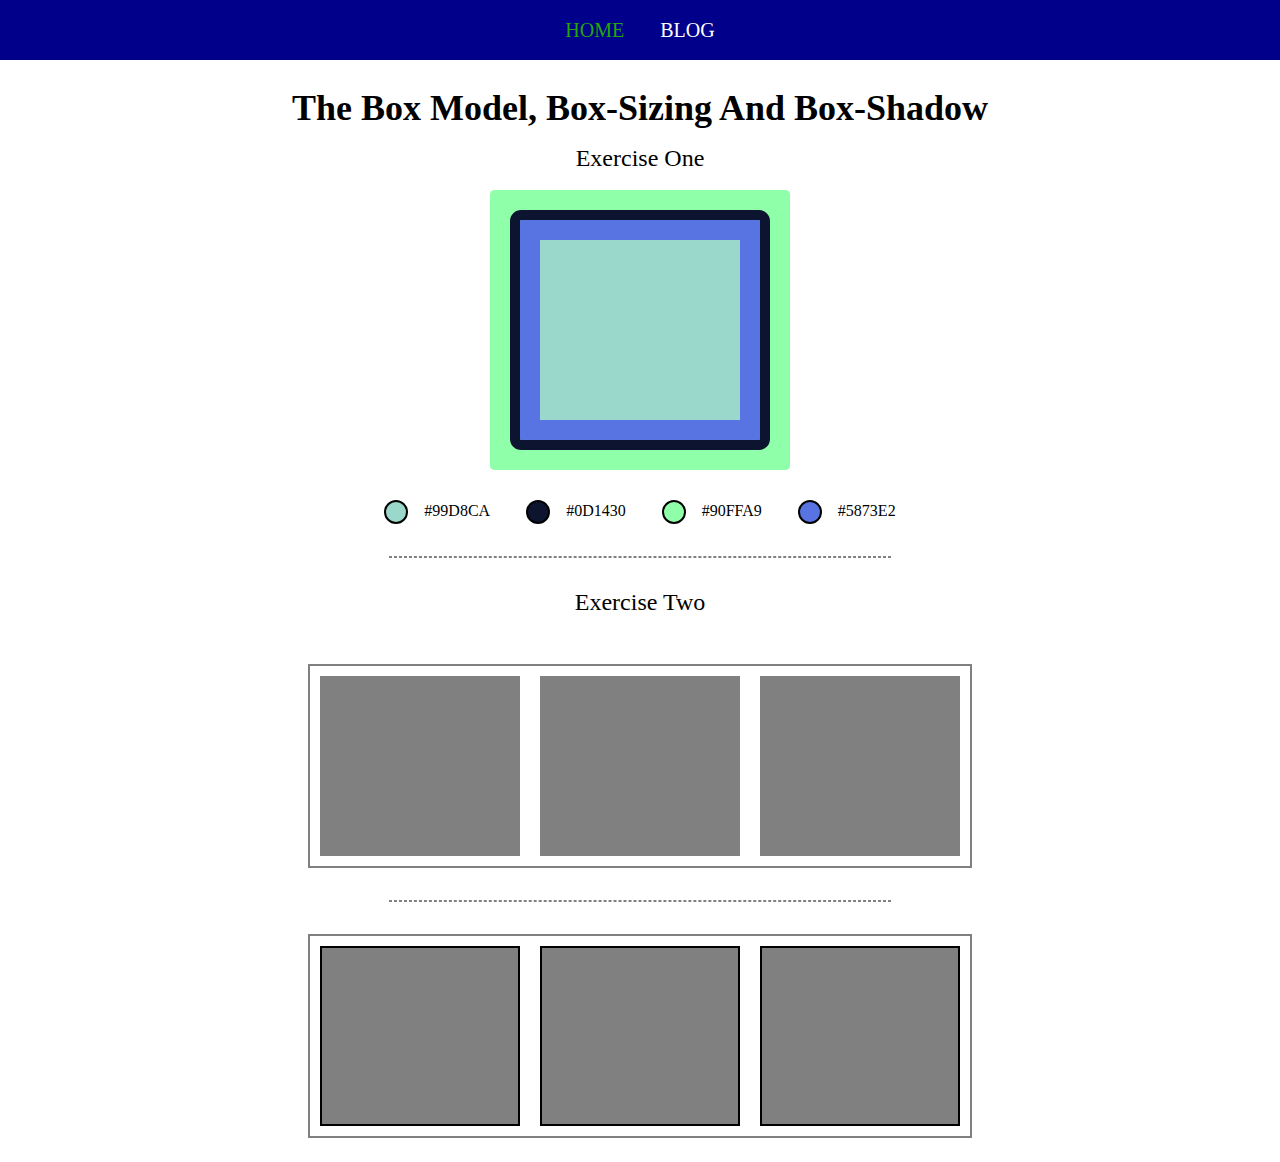
<file: index.html>
<!DOCTYPE html>
<html lang="en">
  <head>
    <meta charset="UTF-8" />
    <title>Home Page</title>
    <link rel="stylesheet" href="./style.css" />
  </head>
  <body>
    <header >
      <a class="green" href="index.html">Home</a>
      <a class="white" href="blog.html">Blog</a>
    </header>
    <main>
      <section>
          <div>
        <h1>The box model, box-sizing and box-shadow</h1>
        </div>
        <h2>Exercise One</h2>
        <div class="box"></div>
        <div class="color-cont">
          <div class="color">
            <span class="circle content"></span>
            <span>#99D8CA</span>
          </div>
          <div class="color">
            <span class="circle padding"></span>
            <span>#0D1430</span>
          </div>
          <div class="color">
            <span class="circle border"></span>
            <span>#90FFA9</span>
          </div>
          <div class="color">
            <span class="circle margin"></span>
            <span>#5873E2</span>
          </div>
        </div>
      </section>
      <hr />
      <section>
        <h2>Exercise Two</h2>
        <div class="container">
          <div class="child-box">box</div>
          <div class="child-box">box</div>
          <div class="child-box">box</div>
        </div>
        <hr />
        <div class="container">
          <div class="child-box border border-box">box</div>
          <div class="child-box border border-box">box</div>
          <div class="child-box border border-box">box</div>
        </div>
      </section>
    </main>
  </body>
</html>
</file>
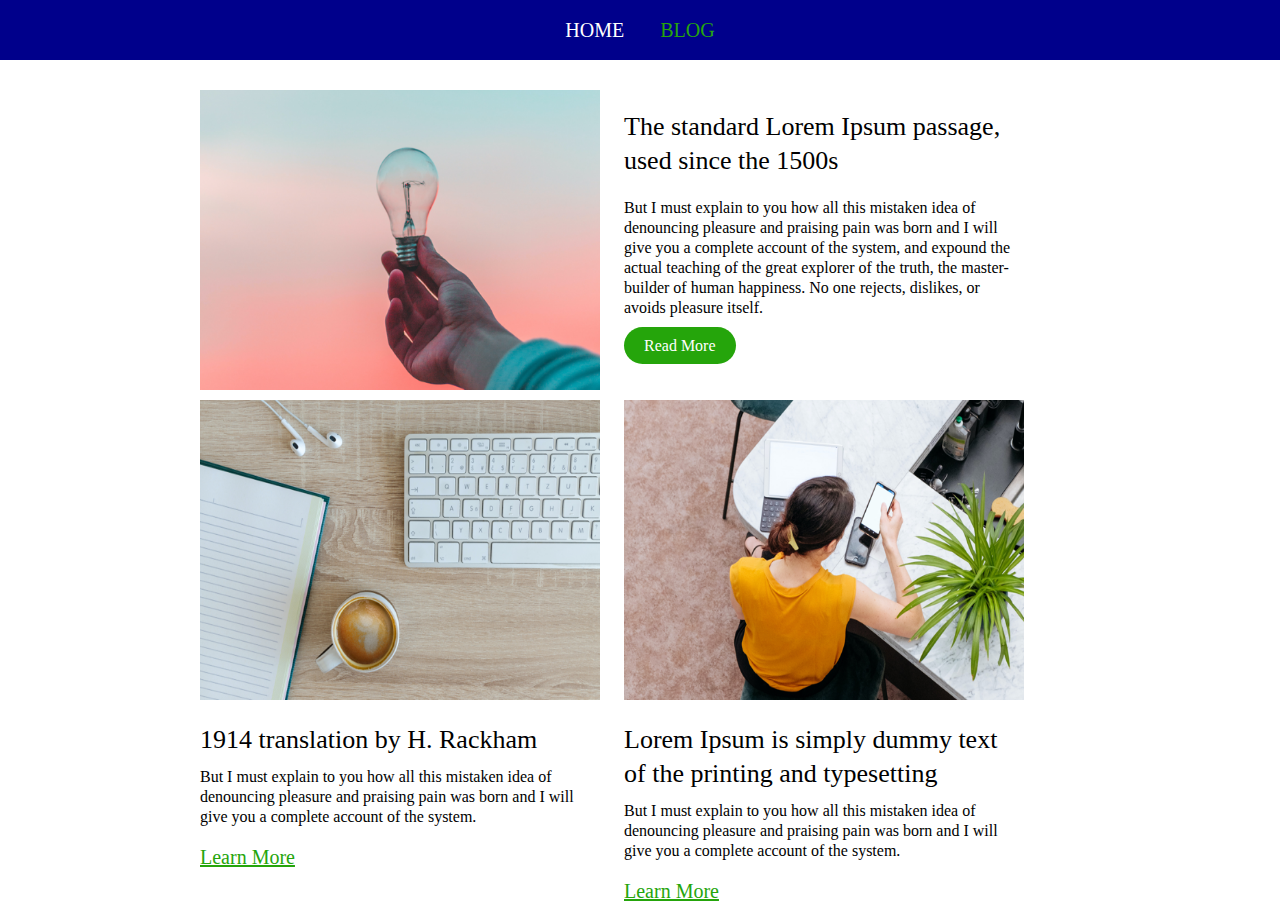
<file: blog.html>
<!DOCTYPE html>
<html lang="en">
  <head>
    <meta charset="UTF-8" />
    <title>Blog Page</title>
    <link rel="stylesheet" href="./blog.css" />
  </head>
  <body>
    <header >
      <a class="white" href="index.html">Home</a>
      <a class="green" href="blog.html">Blog</a>
    </header>
    <main class="blog-center">
      <section >
        <article >
          <div class="blog-container">
            <div>
              <img src=".//media/pic01.png" alt="Bulb" />
              <div class="content-box">
                <h1 class="blog-heading">
                  The standard Lorem Ipsum passage, used since the 1500s
                </h1>
                <p>
                  But I must explain to you how all this mistaken idea of
                  denouncing pleasure and praising pain was born and I will give
                  you a complete account of the system, and expound the actual
                  teaching of the great explorer of the truth, the
                  master-builder of human happiness. No one rejects, dislikes,
                  or avoids pleasure itself.
                </p>
                <a class="link" href="#">Read More</a>
              </div>
            </div>
          </div>
        </article>
      </section>
      <section >
        <article>
          <div class="blog-post">
            <div class="article">
              <img src="./media/pic02.png" alt="Girl with phone" />
              <h2 class="blog-heading2">1914 translation by H. Rackham</h2>
              <p>
                But I must explain to you how all this mistaken idea of
                denouncing pleasure and praising pain was born and I will give
                you a complete account of the system.
              </p>
              <a class="blog-link" href="#">Learn More</a>
            </div>
            <div class="article">
              <img src="./media/pic03.png" alt="Girl with phone" />
              <h2 class="blog-heading2">
                Lorem Ipsum is simply dummy text of the printing and typesetting
              </h2>
              <p>
                But I must explain to you how all this mistaken idea of
                denouncing pleasure and praising pain was born and I will give
                you a complete account of the system.
              </p>
              <a class="blog-link" href="#">Learn More</a>
            </div>
          </div>
        </article>
      </section>
    </main>
  </body>
</html>
</file>
<file: style.css>
/* http://meyerweb.com/eric/tools/css/reset/ 
   v2.0 | 20110126
   License: none (public domain)
*/

html, body, div, span, applet, object, iframe,
h2, h3, h4, h5, h6, p, blockquote, pre,
a, abbr, acronym, address, big, cite, code,
del, dfn, em, img, ins, kbd, q, s, samp,
small, strike, strong, sub, sup, tt, var,
b, u, i, center,
dl, dt, dd, ol, ul, li,
fieldset, form, label, legend,
table, caption, tbody, tfoot, thead, tr, th, td,
article, aside, canvas, details, embed, 
figure, figcaption, footer, header, hgroup, 
menu, nav, output, ruby, section, summary,
time, mark, audio, video {
	margin: 0;
	padding: 0;
	border: 0;
	font-size: 100%;
	font: inherit;
	vertical-align: baseline;
}
/* HTML5 display-role reset for older browsers */
article, aside, details, figcaption, figure, 
footer, header, hgroup, menu, nav, section {
	display: block;
}
body {
	line-height: 1;
}
ol, ul {
	list-style: none;
}
blockquote, q {
	quotes: none;
}
blockquote:before, blockquote:after,
q:before, q:after {
	content: '';
	content: none;
}
table {
	border-collapse: collapse;
	border-spacing: 0;
}

h1{
    font-size: 36px;
    text-align: center;
    margin-bottom: 20px;
    text-transform: capitalize;
  }

  header {
    text-align: center;
    background-color: darkblue;
    height: 20px;
    
    padding: 20px;
    margin-bottom: 30px;
  }
  header a {
    font-size: 20px;
    text-transform: uppercase;
    margin: 16px;
    text-decoration: none;
  }
  .green {
    color: #25a50b;
  }
  .white {
    color: white;
  }
  hr {
    width: 500px;
    border-style: dashed;
    border-color: gray;
    margin: 32px auto;
  }
  h2 {
    font-size: 24px;
    text-align: center;
    margin-bottom: 50px;
  }
  .box {
    width: 200px;
    height: 180px;
    background-color: #99d8ca;
    margin: 0 auto;
    border: 20px solid #5873e2;
    outline: 10px solid #0d1430;
    box-shadow: 0 0 0 30px #90ffa9;
    border-radius: 0.5%;
  }
  .color-cont {
    text-align: center;
    margin-top: 60px;
  }
  .circle {
    width: 20px;
    height: 20px;
    background-color: #99d8ca;
    display: inline-block;
    border-radius: 50%;
    vertical-align: middle;
    margin-right: 12px;
    border: 2px solid black;
  }
  .padding {
    background-color: #0d1430;
  }
  .border {
    background-color: #90ffa9;
  }
  .margin {
    background-color: #5873e2;
  }
  .color{
    margin: 0 16px;
    display: inline-block;
  }
  p {
    text-align: center;
    font-size: 24px;
  }
  .container {
    width: 660px;
    border: 2px solid gray;
    margin: 24px auto;
    font-size: 0;
  }
  .child-box {
    width: 200px;
    height: 180px;
    margin: 10px;
    background-color: gray;
    display: inline-block;
  }
  .border {
    border: 2px solid black;
  }
  .border-box {
    box-sizing: border-box;
  }
</file>
<file: blog.css>
/* http://meyerweb.com/eric/tools/css/reset/ 
   v2.0 | 20110126
   License: none (public domain)
*/

html, body, div, span, applet, object, iframe,
h1, h2, h3, h4, h5, h6, p, blockquote, pre,
a, abbr, acronym, address, big, cite, code,
del, dfn, em, img, ins, kbd, q, s, samp,
small, strike, strong, sub, sup, tt, var,
b, u, i, center,
dl, dt, dd, ol, ul, li,
fieldset, form, label, legend,
table, caption, tbody, tfoot, thead, tr, th, td,
article, aside, canvas, details, embed, 
figure, figcaption, footer, header, hgroup, 
menu, nav, output, ruby, section, summary,
time, mark, audio, video {
	margin: 0;
	padding: 0;
	border: 0;
	font-size: 100%;
	font: inherit;
	vertical-align: baseline;
}
/* HTML5 display-role reset for older browsers */
article, aside, details, figcaption, figure, 
footer, header, hgroup, menu, nav, section {
	display: block;
}
body {
	line-height: 1;
}
ol, ul {
	list-style: none;
}
blockquote, q {
	quotes: none;
}
blockquote:before, blockquote:after,
q:before, q:after {
	content: '';
	content: none;
}
table {
	border-collapse: collapse;
	border-spacing: 0;
}


body{
  text-align: ;
}
header {
    text-align: center;
    background-color: darkblue;
    padding: 20px;
    margin-bottom: 30px;
  }
  header a {
    font-size: 20px;
    text-transform: uppercase;
    margin: 16px;
    text-decoration: none;
  }
  .green {
    color: #25a50b;
  }
  .white {
    color: white;
  }
.blog-center{

}
.content-box {
    width: 400px;
    display: inline-block;
    margin: 20px;
    vertical-align: top;
  }
  .blog-heading {
    text-align: left;
    font-size: 26px;
    margin-bottom: 20px;
    text-transform: none;
    line-height: 1.3;
  }
  p {
    text-align: left;
    margin-bottom: 20px;
    font-size: 16px;
    line-height: 20px;
  }
  .link {
    font-size: 16px;
    margin-top: 20px;
    border-radius: 25px;
    background: #25a50b;
    padding: 10px 20px;
    width: 200px;
    height: 150px;
    color: white;
    text-decoration: none;
  }
  .blog-container {
    /* padding: 0 200px; */
       
    width: 880px;
    height: 300px;
    margin: 0 auto;
  }
  img {
    height: 300px;
    width: 400px;
  }
  .article {
    width: 400px;
    display: inline-block;
    margin: 10px;
    vertical-align: text-top;
  }
  .blog-heading2 {
    text-align: left;
    font-size: 26px;
    margin-bottom: 10px;
    text-transform: none;
    line-height: 1.3;
    margin-top: 20px;
  }
  .blog-link {
    color: #25a50b;
    font-size: 20px;
  }
  .blog-post {
    
    width: 900px;
    height: 100px;
    margin: 0 auto;
  }
</file>
